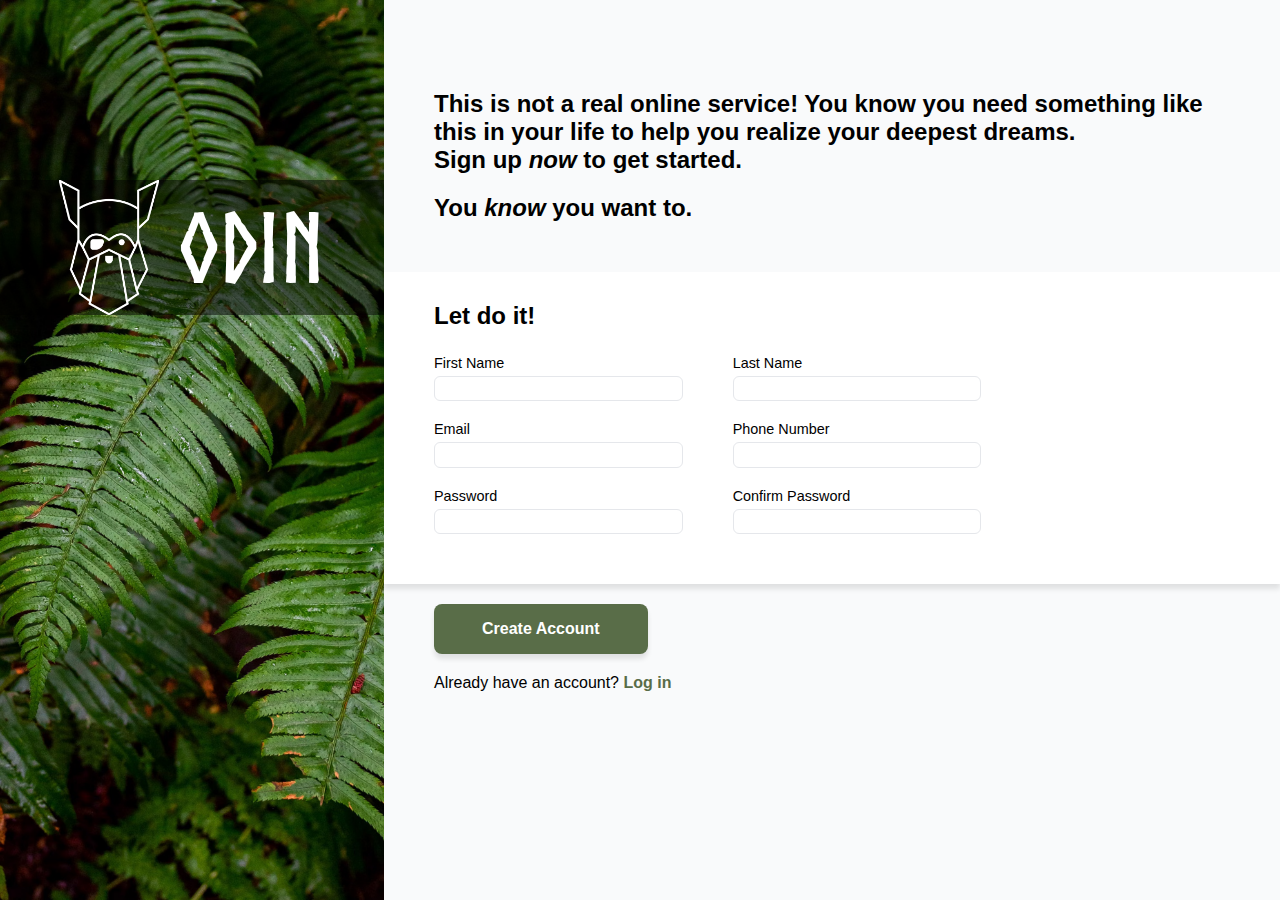
<file: index.html>
<!DOCTYPE html>
<html lang="en">
<head>
    <meta charset="UTF-8">
    <meta name="viewport" content="width=device-width, initial-scale=1.0">
    <link rel="stylesheet" href="style.css">
    <title>Sign-Up Form</title>
</head>
<body>
    <div class="container">
        <!-- IMAGE SIDE OF THE WEBSITE -->
        <div class="image-container">
            <div class="logo-wrapper">
                <img src="logo/odin-lined.png" alt="">
                <h1 class="image-txt">ODIN</h1>
            </div>
        </div>

        <div class="right">
            <h2 class="first heading">This is not a real online service! You know you need something like this in your life to help you realize your deepest dreams.<br>Sign up <em>now</em> to get started.</h2>
            <h2 class="heading">You <em>know</em> you want to.</h2>
            <div class="form-wrapper">
                <legend for="form">Let do it!</legend>
                <form id="form" action="#">
                    <div>
                        <label for="first-name">First Name</label>
                        <input type="text" name="first-name" id="first-name">
                        
                        <label for="email">Email</label>
                        <input type="email" name="email" id="email">
    
                        <label for="password">Password</label>
                        <input type="password" name="password" id="password">
                    </div>
                    
                    <div>
                        <label for="last-name">Last Name</label>
                        <input type="text" name="last-name" id="last-name">

                        <label for="phone-number">Phone Number</label>
                        <input type="text" name="phone-number" id="phone-number">

                        <label for="c-password">Confirm Password</label>
                        <input type="password" name="c-password" id="c-password">
                    </div>
                    <div></div>
                </form>
            </div>
            <button type="submit" form="form">Create Account</button>
            <p>Already have an account? <a href="">Log in</a></p>
        </div>
    </div>
</body>
</html>
</file>
<file: style.css>
@font-face {
    font-family: norse;
    src: url(font/Norse-Bold.otf);
}

* {
    box-sizing: border-box;
    margin: 0;
    padding: 0;
    font-family: Arial, sans-serif;
}

body, html {
    height: 100%;
    
}

.container{
    display: flex;
    height: 100vh;
    
}

.image-container{
    background-image: url(background/background.avif);
    background-size: cover;
    background-position: center;
    width: 30%;
}

.logo-wrapper {
    background-color: rgba(0, 0, 0, 0.5);
    width: 100%;
    height: 15%;
    margin-top: 20vh;
    display: flex;
    justify-content: center;
    gap: 20px;
}


.image-txt{
    font-family: 'norse';
    font-size: 6rem;
    color: white;
    display: flex;
    align-items: center;
}

.heading {
    margin-left: 50px;
    margin-right: 50px;
    margin-top: 20px;
}

.first {
    margin-top: 10%;
}

.form-wrapper {
    background-color: white;
    padding-top: 5px;
    padding-bottom: 30px;
    margin-top: 50px;
    box-shadow: 0px 5px 5px 0px rgba(0,0,0,0.1);
}

.right {
    width: 70%;
    height: 100vh;
    background-color: #f9fafb;
}

form {
    display: flex;
    justify-content: space-between;
    margin-left: 50px;
    gap: 50px;
}

form div {
    display: flex;
    flex-direction: column;
    width: 20em;
}

input {
    outline: none;
    height: 1.6rem;
    border: 1px solid #E5E7EB;
    border-radius: 6px;
    margin-bottom: 20px;
    font-size: 100%;
}

input:focus {
    border-color: blue;
    box-shadow: 0px 5px 5px 0px rgba(0,0,0,0.1);

}

label {
    font-size: 0.9rem;
    margin-bottom: 5px;
}

input[type='password']:invalid {
    border-color: red;

}

input[type='password']:invalid + span::after {
    font-size: 0.8rem;
    content: '* Passwords do not match';
    color: red;
    position: absolute;
    top: 195px;
}


button {
    background-color: #596D48;
    color: white;
    border: none;
    padding: 1em 3em;
    font-size: 1rem;
    font-weight: bold;
    border-radius: 8px;
    box-shadow: 0px 5px 5px 0px rgba(0,0,0,0.1);
    margin-left: 50px;
    margin-top: 20px;
    margin-bottom: 20px;
    cursor: pointer;
}

a {
    color: #596D48;
    text-decoration: none;
    font-weight: bold;
}

legend {
    padding-top: 25px;
    padding-bottom: 25px;
    margin-left: 50px;
    font-weight: bold;
    font-size: 1.5rem;
}

p {
    margin-left: 50px;
}
</file>
